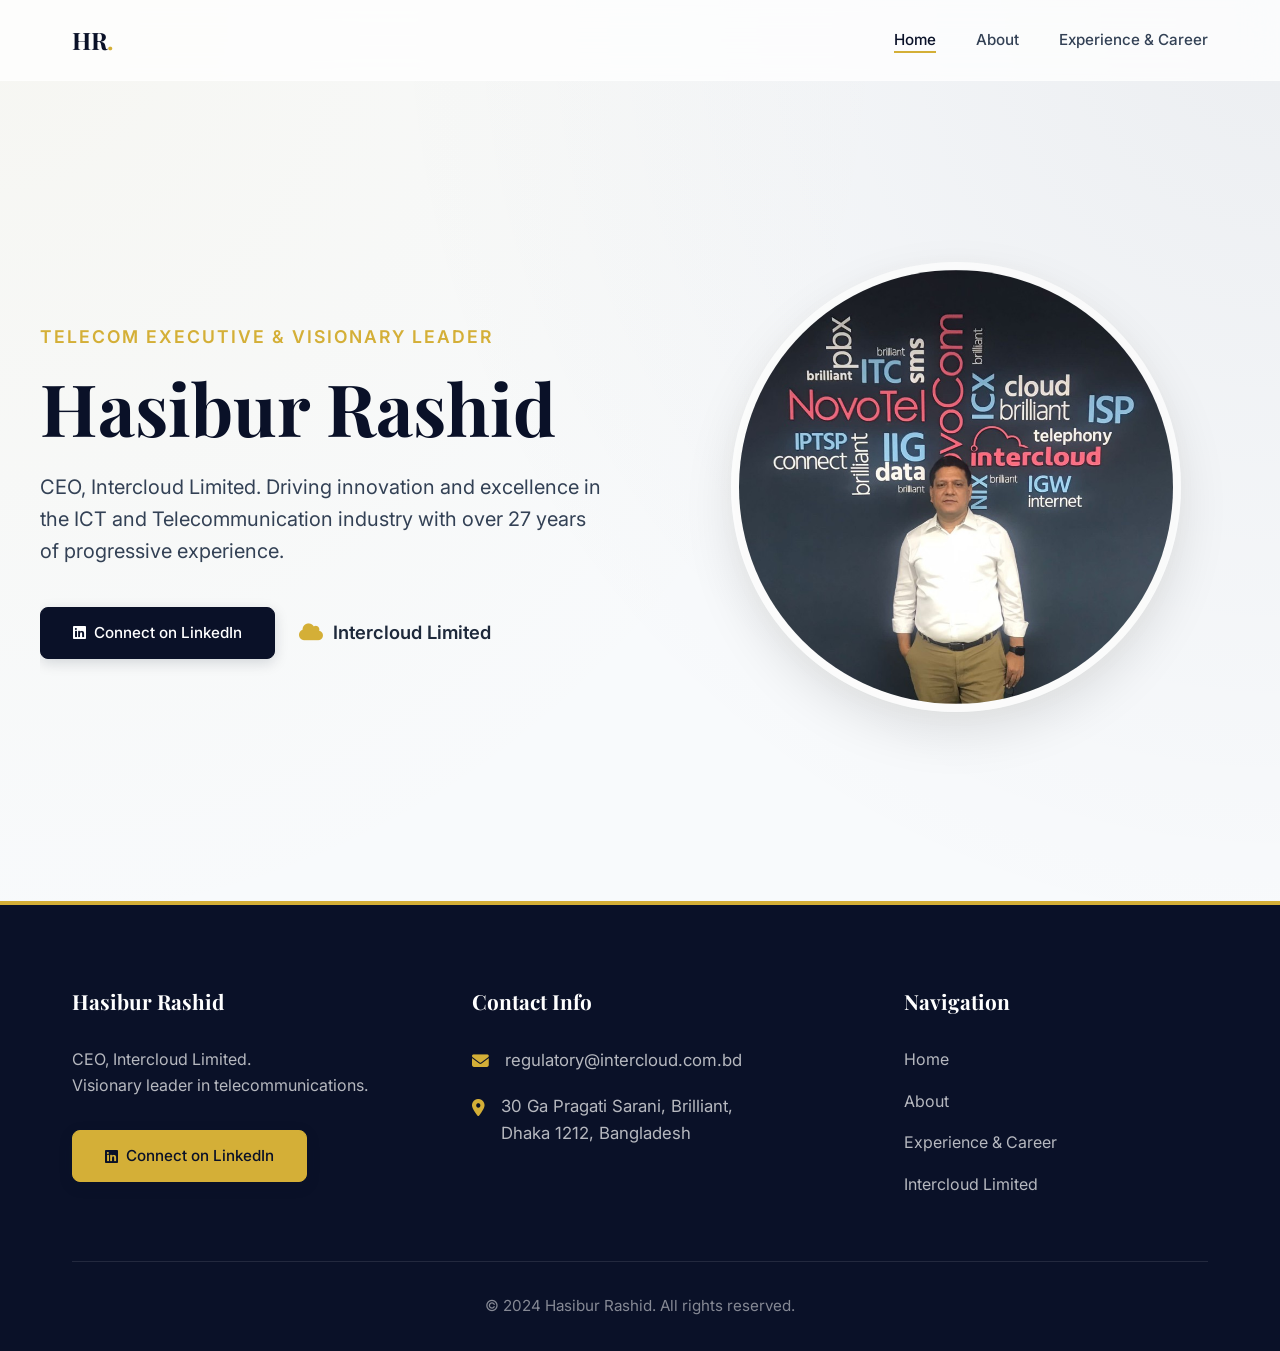
<file: index.html>
<!DOCTYPE html>
<html lang="en">

<head>
    <meta charset="UTF-8">
    <meta name="viewport" content="width=device-width, initial-scale=1.0">
    <title>Hasibur Rashid - CEO, Intercloud Limited</title>
    <meta name="description"
        content="Personal profile of Hasibur Rashid, CEO of Intercloud Limited. Accomplished Director and Chief Marketing Officer with a 27-year career in the telecommunications industry.">
    <!-- Open Graph / SEO Meta Tags -->
    <meta property="og:type" content="website">
    <meta property="og:url" content="https://hasiburrashid.com/">
    <meta property="og:title" content="Hasibur Rashid - CEO, Intercloud Limited">
    <meta property="og:description"
        content="Personal profile of Hasibur Rashid. Visionary telecom executive and CEO of Intercloud Limited.">
    <meta property="og:image" content="https://hasiburrashid.com/images/profile.jpg">
    <!-- Twitter -->
    <meta property="twitter:card" content="summary_large_image">
    <meta property="twitter:title" content="Hasibur Rashid - CEO, Intercloud Limited">
    <meta property="twitter:description" content="Visionary telecom executive and CEO of Intercloud Limited.">
    <!-- Font Awesome -->
    <link rel="stylesheet" href="https://cdnjs.cloudflare.com/ajax/libs/font-awesome/6.4.0/css/all.min.css">
    <!-- Custom CSS -->
    <link rel="stylesheet" href="css/styles.css">
</head>

<body>
    <header>
        <div class="container nav-container">
            <a href="index.html" class="logo">HR<span>.</span></a>
            <button class="mobile-menu-btn" aria-label="Toggle menu"><i class="fa-solid fa-bars"></i></button>
            <ul class="nav-links">
                <li><a href="index.html" class="active">Home</a></li>
                <li><a href="about.html">About</a></li>
                <li><a href="experience.html">Experience & Career</a></li>
            </ul>
        </div>
    </header>

    <main>
        <section class="hero container">
            <div class="hero-grid">
                <div class="hero-content">
                    <span class="hero-subtitle">Telecom Executive & Visionary Leader</span>
                    <h1>Hasibur Rashid</h1>
                    <p>CEO, Intercloud Limited. Driving innovation and excellence in the ICT and Telecommunication
                        industry with over 27 years of progressive experience.</p>
                    <div class="hero-actions">
                        <a href="https://www.linkedin.com/in/hasiburrashid/" target="_blank" rel="noopener noreferrer"
                            class="btn">
                            <i class="fa-brands fa-linkedin" style="margin-right: 8px;"></i> Connect on LinkedIn
                        </a>
                        <a href="https://intercloud.com.bd" target="_blank" rel="noopener noreferrer"
                            class="company-logo">
                            <i class="fa-solid fa-cloud"></i> Intercloud Limited
                        </a>
                    </div>
                </div>
                <div class="hero-image-wrapper">
                    <!-- The image will fallback to an initials avatar if profile.jpg is not found -->
                    <img src="images/profile.jpg" alt="Hasibur Rashid" class="profile-img"
                        onerror="this.onerror=null; this.src='https://ui-avatars.com/api/?name=Hasibur+Rashid&size=600&background=c5a059&color=fff&font-size=0.33';">
                    <div class="hero-image-backdrop"></div>
                </div>
            </div>
        </section>
    </main>

    <footer>
        <div class="container">
            <div class="footer-content">
                <div class="footer-col">
                    <h3>Hasibur Rashid</h3>
                    <p style="color: rgba(255,255,255,0.7); margin-bottom: 2rem;">CEO, Intercloud Limited.<br>Visionary
                        leader in telecommunications.</p>
                    <a href="https://www.linkedin.com/in/hasiburrashid/" target="_blank" rel="noopener noreferrer"
                        class="btn"
                        style="background: var(--color-secondary); border-color: var(--color-secondary); color: var(--color-primary) !important;">
                        <i class="fa-brands fa-linkedin" style="margin-right: 8px;"></i> Connect on LinkedIn
                    </a>
                </div>
                <div class="footer-col footer-contact">
                    <h3>Contact Info</h3>
                    <p>
                        <i class="fa-solid fa-envelope"></i>
                        <a href="mailto:regulatory@intercloud.com.bd">regulatory@intercloud.com.bd</a>
                    </p>
                    <p>
                        <i class="fa-solid fa-location-dot"></i>
                        <span>30 Ga Pragati Sarani, Brilliant,<br>Dhaka 1212, Bangladesh</span>
                    </p>
                </div>
                <div class="footer-col" style="padding-left: 2rem;">
                    <h3>Navigation</h3>
                    <ul style="list-style: none; padding: 0;">
                        <li style="margin-bottom: 1rem;"><a href="index.html"
                                style="color: rgba(255,255,255,0.7); transition: color 0.3s; display: inline-block;">Home</a>
                        </li>
                        <li style="margin-bottom: 1rem;"><a href="about.html"
                                style="color: rgba(255,255,255,0.7); transition: color 0.3s; display: inline-block;">About</a>
                        </li>
                        <li style="margin-bottom: 1rem;"><a href="experience.html"
                                style="color: rgba(255,255,255,0.7); transition: color 0.3s; display: inline-block;">Experience
                                & Career</a></li>
                        <li><a href="https://intercloud.com.bd" target="_blank" rel="noopener noreferrer"
                                style="color: rgba(255,255,255,0.7); transition: color 0.3s; display: inline-block;">Intercloud
                                Limited</a></li>
                    </ul>
                </div>
            </div>
            <div class="footer-bottom">
                <p>&copy; 2024 Hasibur Rashid. All rights reserved.</p>
            </div>
        </div>
    </footer>
    <script src="js/script.js"></script>
</body>

</html>
</file>
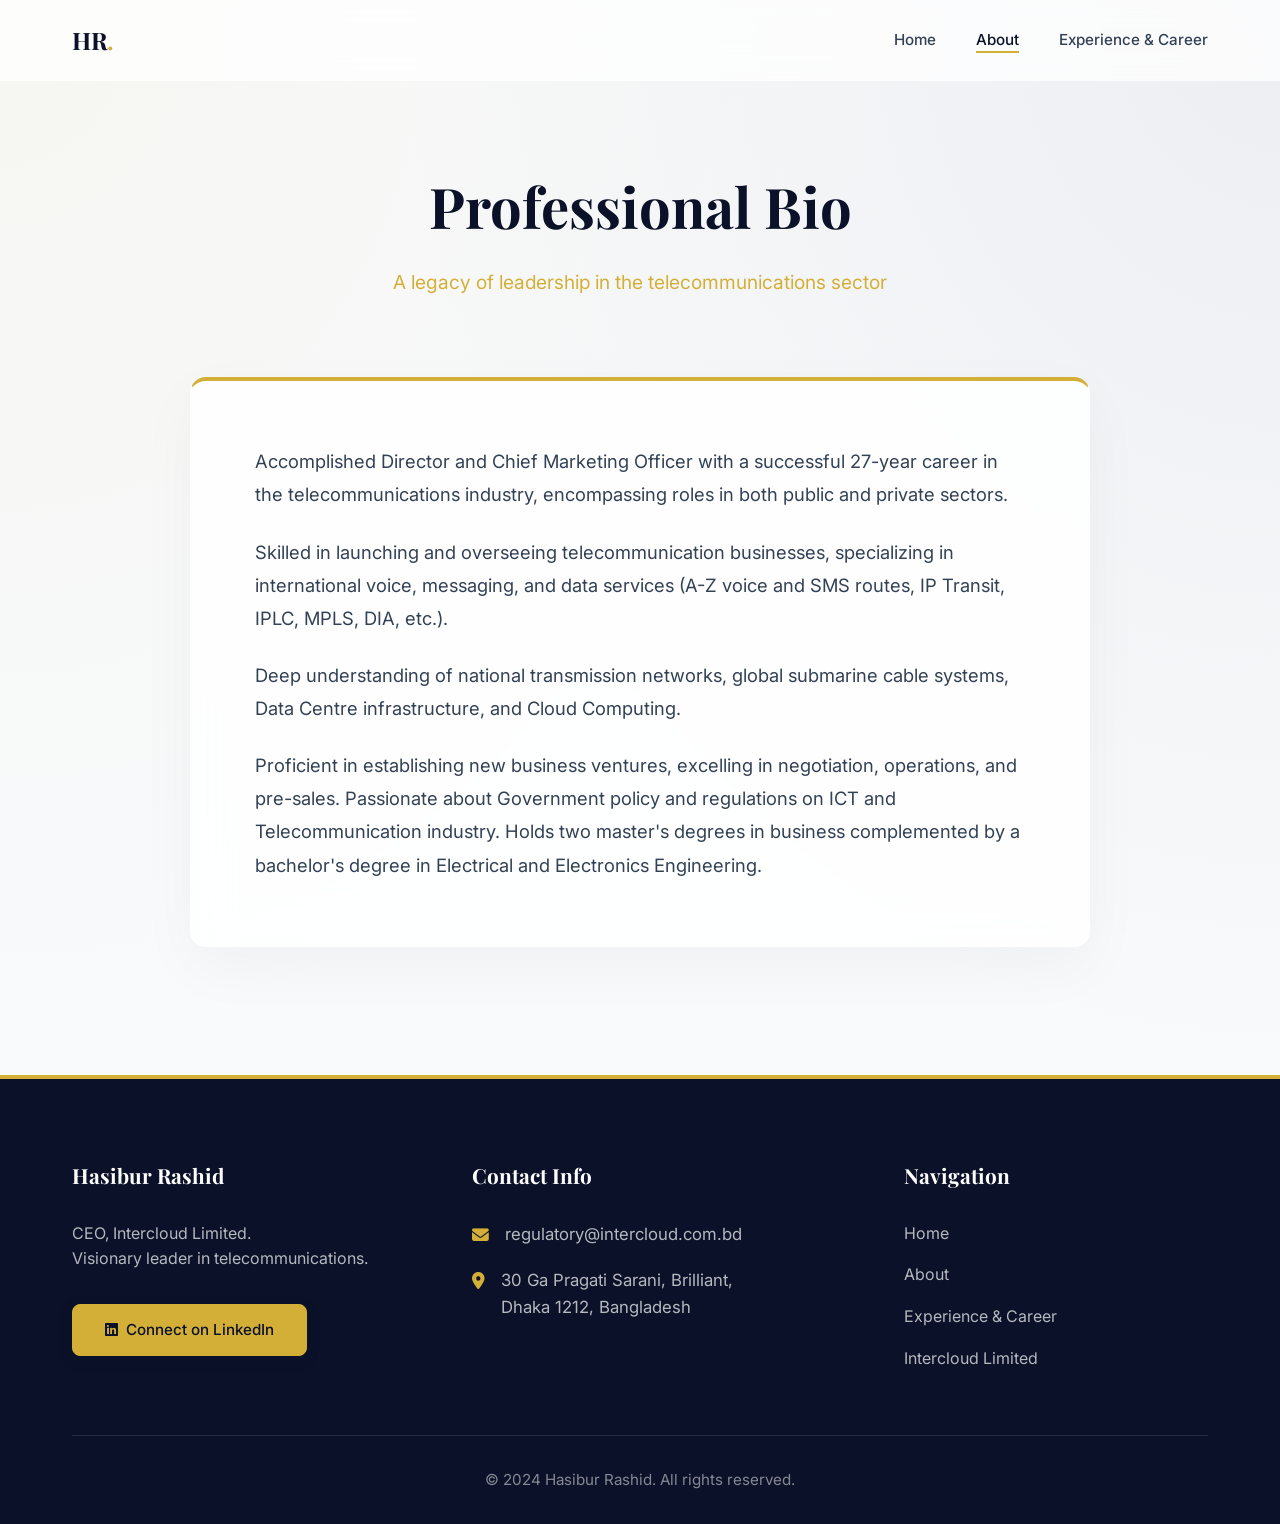
<file: about.html>
<!DOCTYPE html>
<html lang="en">

<head>
    <meta charset="UTF-8">
    <meta name="viewport" content="width=device-width, initial-scale=1.0">
    <title>About | Hasibur Rashid - CEO, Intercloud Limited</title>
    <meta name="description"
        content="Accomplished Director and Chief Marketing Officer with a successful 27-year career in the telecommunications industry.">
    <!-- Open Graph / SEO Meta Tags -->
    <meta property="og:type" content="website">
    <meta property="og:url" content="https://hasiburrashid.com/about.html">
    <meta property="og:title" content="About | Hasibur Rashid - CEO, Intercloud Limited">
    <meta property="og:description"
        content="Accomplished Director and Chief Marketing Officer with a successful 27-year career in the telecommunications industry.">
    <meta property="og:image" content="https://hasiburrashid.com/images/profile.jpg">
    <!-- Twitter -->
    <meta property="twitter:card" content="summary_large_image">
    <!-- Font Awesome -->
    <link rel="stylesheet" href="https://cdnjs.cloudflare.com/ajax/libs/font-awesome/6.4.0/css/all.min.css">
    <!-- Custom CSS -->
    <link rel="stylesheet" href="css/styles.css">
</head>

<body>
    <header>
        <div class="container nav-container">
            <a href="index.html" class="logo">HR<span>.</span></a>
            <button class="mobile-menu-btn" aria-label="Toggle menu"><i class="fa-solid fa-bars"></i></button>
            <ul class="nav-links">
                <li><a href="index.html">Home</a></li>
                <li><a href="about.html" class="active">About</a></li>
                <li><a href="experience.html">Experience & Career</a></li>
            </ul>
        </div>
    </header>

    <main>
        <section class="page-header container">
            <h1>Professional Bio</h1>
            <p>A legacy of leadership in the telecommunications sector</p>
        </section>

        <section class="about-section container">
            <div class="about-content">
                <p>Accomplished Director and Chief Marketing Officer with a successful 27-year career in the
                    telecommunications industry, encompassing roles in both public and private sectors.</p>
                <p>Skilled in launching and overseeing telecommunication businesses, specializing in international
                    voice, messaging, and data services (A-Z voice and SMS routes, IP Transit, IPLC, MPLS, DIA, etc.).
                </p>
                <p>Deep understanding of national transmission networks, global submarine cable systems, Data Centre
                    infrastructure, and Cloud Computing.</p>
                <p>Proficient in establishing new business ventures, excelling in negotiation, operations, and
                    pre-sales. Passionate about Government policy and regulations on ICT and Telecommunication industry.
                    Holds two master's degrees in business complemented by a bachelor's degree in Electrical and
                    Electronics Engineering.</p>
            </div>
        </section>
    </main>

    <footer>
        <div class="container">
            <div class="footer-content">
                <div class="footer-col">
                    <h3>Hasibur Rashid</h3>
                    <p style="color: rgba(255,255,255,0.7); margin-bottom: 2rem;">CEO, Intercloud Limited.<br>Visionary
                        leader in telecommunications.</p>
                    <a href="https://www.linkedin.com/in/hasiburrashid/" target="_blank" rel="noopener noreferrer"
                        class="btn"
                        style="background: var(--color-secondary); border-color: var(--color-secondary); color: var(--color-primary) !important;">
                        <i class="fa-brands fa-linkedin" style="margin-right: 8px;"></i> Connect on LinkedIn
                    </a>
                </div>
                <div class="footer-col footer-contact">
                    <h3>Contact Info</h3>
                    <p>
                        <i class="fa-solid fa-envelope"></i>
                        <a href="mailto:regulatory@intercloud.com.bd">regulatory@intercloud.com.bd</a>
                    </p>
                    <p>
                        <i class="fa-solid fa-location-dot"></i>
                        <span>30 Ga Pragati Sarani, Brilliant,<br>Dhaka 1212, Bangladesh</span>
                    </p>
                </div>
                <div class="footer-col" style="padding-left: 2rem;">
                    <h3>Navigation</h3>
                    <ul style="list-style: none; padding: 0;">
                        <li style="margin-bottom: 1rem;"><a href="index.html"
                                style="color: rgba(255,255,255,0.7); transition: color 0.3s; display: inline-block;">Home</a>
                        </li>
                        <li style="margin-bottom: 1rem;"><a href="about.html"
                                style="color: rgba(255,255,255,0.7); transition: color 0.3s; display: inline-block;">About</a>
                        </li>
                        <li style="margin-bottom: 1rem;"><a href="experience.html"
                                style="color: rgba(255,255,255,0.7); transition: color 0.3s; display: inline-block;">Experience
                                & Career</a></li>
                        <li><a href="https://intercloud.com.bd" target="_blank" rel="noopener noreferrer"
                                style="color: rgba(255,255,255,0.7); transition: color 0.3s; display: inline-block;">Intercloud
                                Limited</a></li>
                    </ul>
                </div>
            </div>
            <div class="footer-bottom">
                <p>&copy; 2024 Hasibur Rashid. All rights reserved.</p>
            </div>
        </div>
    </footer>
    <script src="js/script.js"></script>
</body>

</html>
</file>
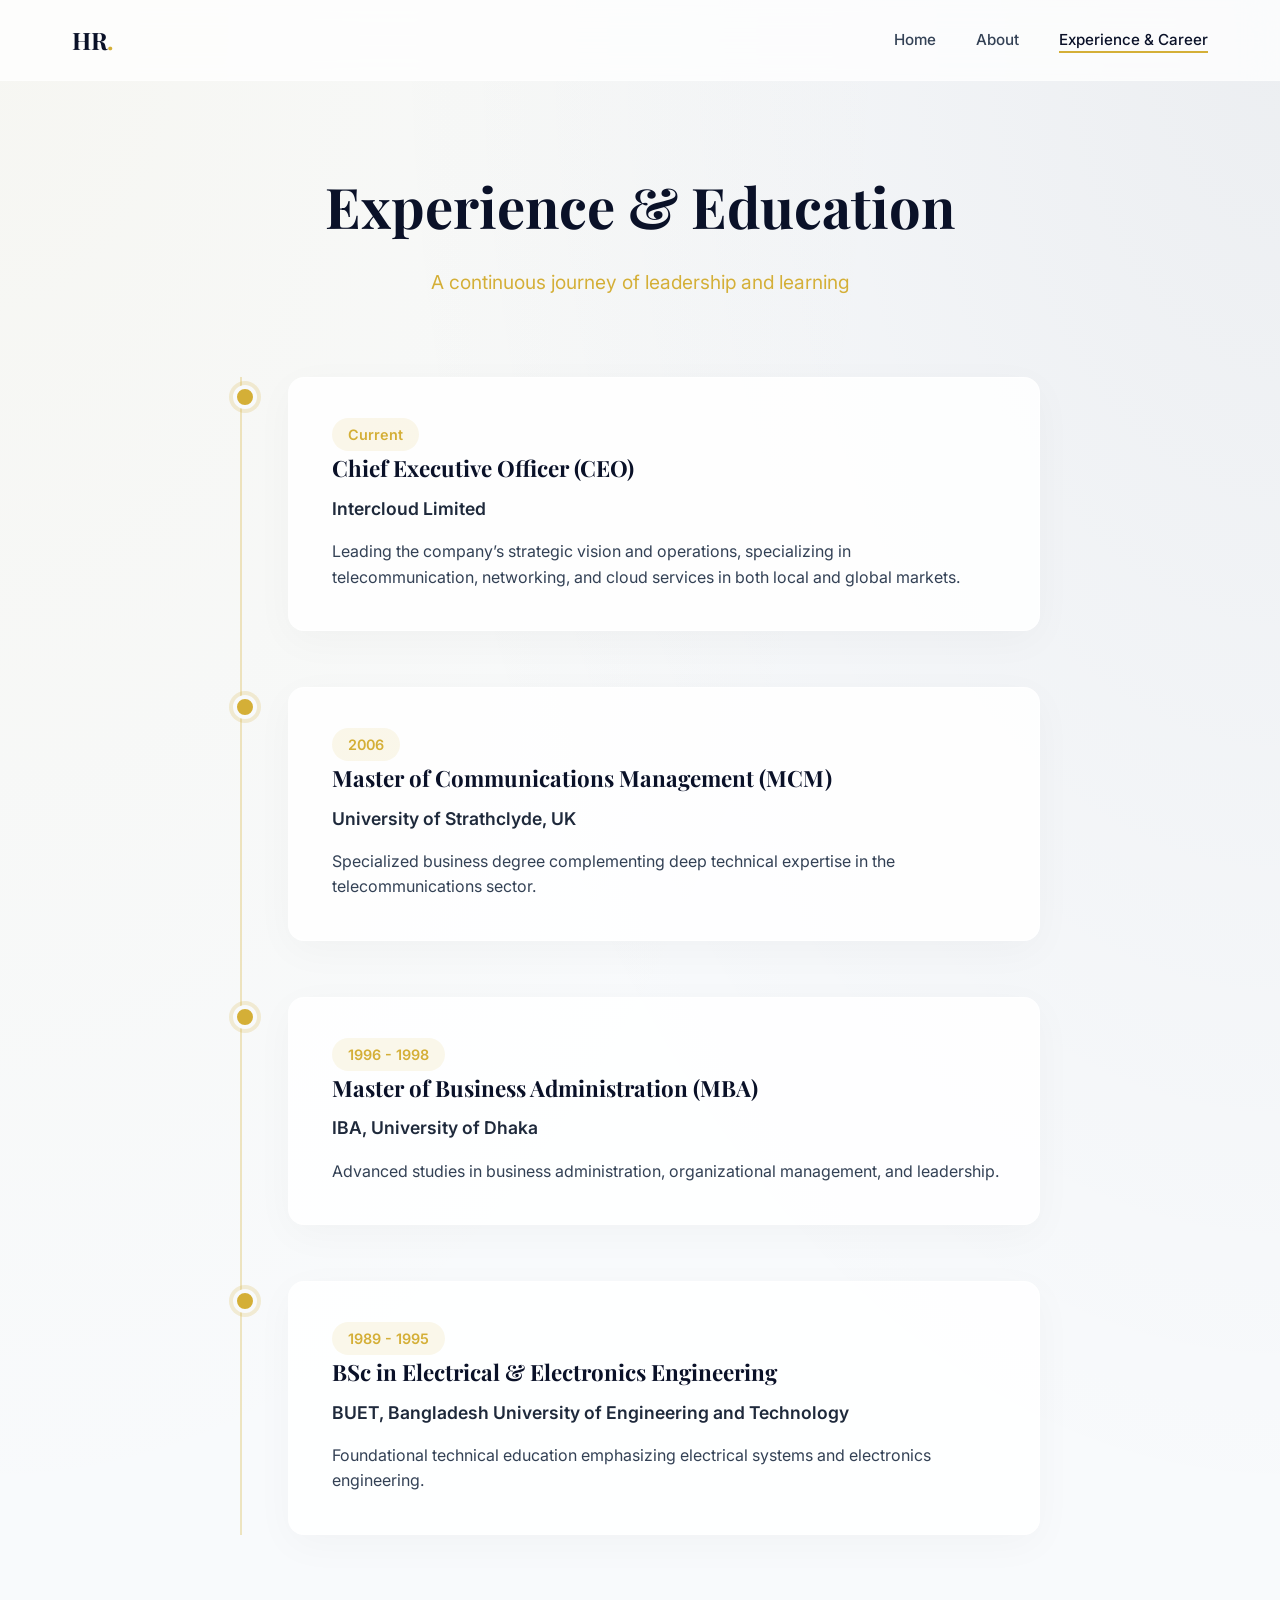
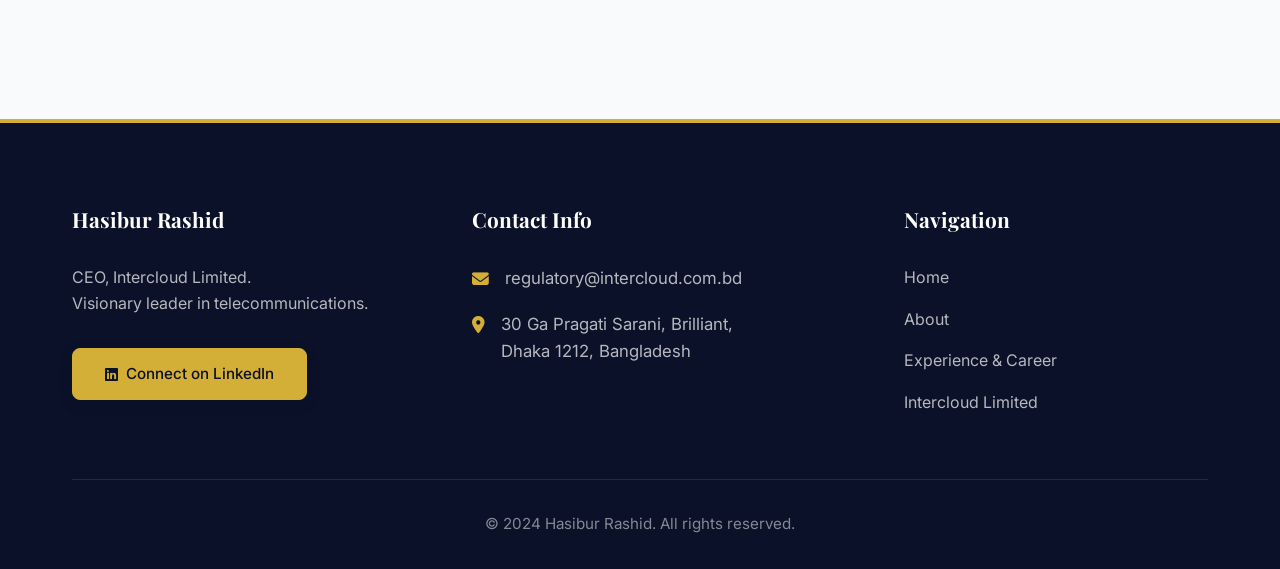
<file: experience.html>
<!DOCTYPE html>
<html lang="en">

<head>
    <meta charset="UTF-8">
    <meta name="viewport" content="width=device-width, initial-scale=1.0">
    <title>Experience & Career | Hasibur Rashid - CEO, Intercloud Limited</title>
    <meta name="description" content="Career timeline and educational background of Hasibur Rashid.">
    <!-- Open Graph / SEO Meta Tags -->
    <meta property="og:type" content="website">
    <meta property="og:url" content="https://hasiburrashid.com/experience.html">
    <meta property="og:title" content="Experience & Career | Hasibur Rashid - CEO, Intercloud Limited">
    <meta property="og:description" content="Career timeline and educational background of Hasibur Rashid.">
    <meta property="og:image" content="https://hasiburrashid.com/images/profile.jpg">
    <!-- Twitter -->
    <meta property="twitter:card" content="summary_large_image">
    <!-- Font Awesome -->
    <link rel="stylesheet" href="https://cdnjs.cloudflare.com/ajax/libs/font-awesome/6.4.0/css/all.min.css">
    <!-- Custom CSS -->
    <link rel="stylesheet" href="css/styles.css">
</head>

<body>
    <header>
        <div class="container nav-container">
            <a href="index.html" class="logo">HR<span>.</span></a>
            <button class="mobile-menu-btn" aria-label="Toggle menu"><i class="fa-solid fa-bars"></i></button>
            <ul class="nav-links">
                <li><a href="index.html">Home</a></li>
                <li><a href="about.html">About</a></li>
                <li><a href="experience.html" class="active">Experience & Career</a></li>
            </ul>
        </div>
    </header>

    <main>
        <section class="page-header container">
            <h1>Experience & Education</h1>
            <p>A continuous journey of leadership and learning</p>
        </section>

        <section class="timeline-section container">
            <div class="timeline">

                <div class="timeline-item">
                    <div class="timeline-content">
                        <span class="timeline-date">Current</span>
                        <h3 class="timeline-role">Chief Executive Officer (CEO)</h3>
                        <div class="timeline-org">Intercloud Limited</div>
                        <p>Leading the company’s strategic vision and operations, specializing in telecommunication,
                            networking, and cloud services in both local and global markets.</p>
                    </div>
                </div>

                <div class="timeline-item">
                    <div class="timeline-content">
                        <span class="timeline-date">2006</span>
                        <h3 class="timeline-role">Master of Communications Management (MCM)</h3>
                        <div class="timeline-org">University of Strathclyde, UK</div>
                        <p>Specialized business degree complementing deep technical expertise in the telecommunications
                            sector.</p>
                    </div>
                </div>

                <div class="timeline-item">
                    <div class="timeline-content">
                        <span class="timeline-date">1996 - 1998</span>
                        <h3 class="timeline-role">Master of Business Administration (MBA)</h3>
                        <div class="timeline-org">IBA, University of Dhaka</div>
                        <p>Advanced studies in business administration, organizational management, and leadership.</p>
                    </div>
                </div>

                <div class="timeline-item">
                    <div class="timeline-content">
                        <span class="timeline-date">1989 - 1995</span>
                        <h3 class="timeline-role">BSc in Electrical & Electronics Engineering</h3>
                        <div class="timeline-org">BUET, Bangladesh University of Engineering and Technology</div>
                        <p>Foundational technical education emphasizing electrical systems and electronics engineering.
                        </p>
                    </div>
                </div>

            </div>
        </section>
    </main>

    <footer>
        <div class="container">
            <div class="footer-content">
                <div class="footer-col">
                    <h3>Hasibur Rashid</h3>
                    <p style="color: rgba(255,255,255,0.7); margin-bottom: 2rem;">CEO, Intercloud Limited.<br>Visionary
                        leader in telecommunications.</p>
                    <a href="https://www.linkedin.com/in/hasiburrashid/" target="_blank" rel="noopener noreferrer"
                        class="btn"
                        style="background: var(--color-secondary); border-color: var(--color-secondary); color: var(--color-primary) !important;">
                        <i class="fa-brands fa-linkedin" style="margin-right: 8px;"></i> Connect on LinkedIn
                    </a>
                </div>
                <div class="footer-col footer-contact">
                    <h3>Contact Info</h3>
                    <p>
                        <i class="fa-solid fa-envelope"></i>
                        <a href="mailto:regulatory@intercloud.com.bd">regulatory@intercloud.com.bd</a>
                    </p>
                    <p>
                        <i class="fa-solid fa-location-dot"></i>
                        <span>30 Ga Pragati Sarani, Brilliant,<br>Dhaka 1212, Bangladesh</span>
                    </p>
                </div>
                <div class="footer-col" style="padding-left: 2rem;">
                    <h3>Navigation</h3>
                    <ul style="list-style: none; padding: 0;">
                        <li style="margin-bottom: 1rem;"><a href="index.html"
                                style="color: rgba(255,255,255,0.7); transition: color 0.3s; display: inline-block;">Home</a>
                        </li>
                        <li style="margin-bottom: 1rem;"><a href="about.html"
                                style="color: rgba(255,255,255,0.7); transition: color 0.3s; display: inline-block;">About</a>
                        </li>
                        <li style="margin-bottom: 1rem;"><a href="experience.html"
                                style="color: rgba(255,255,255,0.7); transition: color 0.3s; display: inline-block;">Experience
                                & Career</a></li>
                        <li><a href="https://intercloud.com.bd" target="_blank" rel="noopener noreferrer"
                                style="color: rgba(255,255,255,0.7); transition: color 0.3s; display: inline-block;">Intercloud
                                Limited</a></li>
                    </ul>
                </div>
            </div>
            <div class="footer-bottom">
                <p>&copy; 2024 Hasibur Rashid. All rights reserved.</p>
            </div>
        </div>
    </footer>
    <script src="js/script.js"></script>
</body>

</html>
</file>
<file: css/styles.css>
@import url('https://fonts.googleapis.com/css2?family=Inter:wght@300;400;500;600&family=Playfair+Display:wght@400;600;700&display=swap');

:root {
  --color-primary: #0a1128;
  --color-secondary: #d4af37;
  --color-accent: #1e293b;
  --color-bg: #f8fafc;
  --color-surface: rgba(255, 255, 255, 0.85);
  --color-text: #334155;
  --transition: all 0.4s cubic-bezier(0.16, 1, 0.3, 1);
}

* {
  margin: 0;
  padding: 0;
  box-sizing: border-box;
}

body {
  font-family: 'Inter', sans-serif;
  background-color: var(--color-bg);
  background-image:
    radial-gradient(at 0% 0%, rgba(212, 175, 55, 0.05) 0px, transparent 50%),
    radial-gradient(at 100% 0%, rgba(10, 17, 40, 0.05) 0px, transparent 50%);
  color: var(--color-text);
  line-height: 1.6;
  display: flex;
  flex-direction: column;
  min-height: 100vh;
}

h1,
h2,
h3,
h4 {
  font-family: 'Playfair Display', serif;
  color: var(--color-primary);
  font-weight: 700;
}

a {
  text-decoration: none;
  color: inherit;
  transition: var(--transition);
}

.container {
  width: 100%;
  max-width: 1200px;
  margin: 0 auto;
  padding: 0 2rem;
}

/* Header & Nav */
header {
  background: rgba(255, 255, 255, 0.75);
  backdrop-filter: blur(16px);
  -webkit-backdrop-filter: blur(16px);
  position: sticky;
  top: 0;
  z-index: 100;
  border-bottom: 1px solid rgba(255, 255, 255, 0.3);
  box-shadow: 0 4px 30px rgba(0, 0, 0, 0.03);
}

.nav-container {
  display: flex;
  justify-content: space-between;
  align-items: center;
  height: 80px;
}

.logo {
  font-family: 'Playfair Display', serif;
  font-size: 1.5rem;
  font-weight: 700;
  color: var(--color-primary);
  letter-spacing: -0.5px;
}

.logo span {
  color: var(--color-secondary);
}

.nav-links {
  display: flex;
  gap: 2.5rem;
  list-style: none;
}

.nav-links a {
  font-size: 0.95rem;
  font-weight: 500;
  color: var(--color-text);
  position: relative;
  padding-bottom: 4px;
}

.nav-links a:hover,
.nav-links a.active {
  color: var(--color-primary);
}

.nav-links a::after {
  content: '';
  position: absolute;
  width: 0;
  height: 2px;
  bottom: 0;
  left: 0;
  background-color: var(--color-secondary);
  transition: var(--transition);
}

.nav-links a.active::after,
.nav-links a:hover::after {
  width: 100%;
}

.mobile-menu-btn {
  display: none;
  background: none;
  border: none;
  font-size: 1.5rem;
  cursor: pointer;
  color: var(--color-primary);
}

/* Buttons */
.btn {
  display: inline-flex;
  align-items: center;
  justify-content: center;
  padding: 0.8rem 2rem;
  background-color: var(--color-primary);
  color: #fff !important;
  font-weight: 500;
  border-radius: 8px;
  border: 1px solid var(--color-primary);
  transition: var(--transition);
  cursor: pointer;
  font-size: 0.95rem;
  box-shadow: 0 4px 14px rgba(10, 17, 40, 0.15);
}

.btn:hover {
  transform: translateY(-2px);
  box-shadow: 0 6px 20px rgba(10, 17, 40, 0.2);
  background-color: #152243;
}

.btn-secondary {
  background-color: transparent;
  color: var(--color-primary) !important;
  border: 1px solid var(--color-primary);
  box-shadow: none;
}

.btn-secondary:hover {
  background-color: var(--color-primary);
  color: #fff !important;
  transform: translateY(-2px);
  box-shadow: 0 4px 14px rgba(10, 17, 40, 0.15);
}

/* Main Content */
main {
  flex: 1;
}

/* Hero Section */
.hero {
  min-height: calc(100vh - 80px);
  display: flex;
  align-items: center;
  padding: 4rem 0;
  overflow: hidden;
}

.hero-grid {
  display: grid;
  grid-template-columns: 1fr 1fr;
  gap: 4rem;
  align-items: center;
  width: 100%;
}

.hero-content {
  animation: fadeUp 1s ease-out forwards;
  z-index: 2;
}

.hero-subtitle {
  color: var(--color-secondary);
  font-size: 1.1rem;
  font-weight: 600;
  letter-spacing: 2px;
  text-transform: uppercase;
  margin-bottom: 1rem;
  display: block;
}

.hero h1 {
  font-size: 4.5rem;
  line-height: 1.1;
  margin-bottom: 1.5rem;
  color: var(--color-primary);
}

.hero p {
  font-size: 1.25rem;
  color: var(--color-text);
  margin-bottom: 2.5rem;
  max-width: 600px;
}

.hero-actions {
  display: flex;
  gap: 1.5rem;
  align-items: center;
}

.company-logo {
  font-size: 1.15rem;
  font-weight: 600;
  color: var(--color-accent);
  display: flex;
  align-items: center;
  gap: 0.6rem;
  transition: var(--transition);
}

.company-logo i {
  color: var(--color-secondary);
  font-size: 1.2rem;
}

.company-logo:hover {
  color: var(--color-primary);
  transform: translateY(-2px);
}

/* Hero Image Wrapper */
.hero-image-wrapper {
  position: relative;
  width: 100%;
  max-width: 450px;
  margin: 0 auto;
  animation: fadeIn 1.2s ease-out forwards;
}

.hero-image-backdrop {
  position: absolute;
  top: 50%;
  left: 50%;
  transform: translate(-50%, -50%);
  width: 110%;
  aspect-ratio: 1/1;
  background: radial-gradient(circle, rgba(212, 175, 55, 0.15) 0%, transparent 70%);
  border-radius: 50%;
  z-index: 0;
}

.profile-img {
  position: relative;
  width: 100%;
  aspect-ratio: 1/1;
  object-fit: cover;
  border-radius: 50%;
  box-shadow: 0 20px 50px rgba(0, 0, 0, 0.1);
  border: 8px solid rgba(255, 255, 255, 0.6);
  z-index: 1;
  transition: transform 0.5s ease;
}

.profile-img:hover {
  transform: scale(1.02);
}

/* Page Headers */
.page-header {
  padding: 5rem 0 3rem;
  text-align: center;
  animation: fadeIn 0.8s ease-out forwards;
}

.page-header h1 {
  font-size: 3.5rem;
  margin-bottom: 1rem;
}

.page-header p {
  font-size: 1.2rem;
  color: var(--color-secondary);
}

/* About Page */
.about-section {
  padding: 2rem 0 8rem;
}

.about-content {
  background: var(--color-surface);
  backdrop-filter: blur(20px);
  -webkit-backdrop-filter: blur(20px);
  border: 1px solid rgba(255, 255, 255, 0.4);
  padding: 4rem;
  border-radius: 16px;
  box-shadow: 0 20px 60px rgba(0, 0, 0, 0.04);
  animation: slideUp 0.8s ease-out forwards;
  max-width: 900px;
  margin: 0 auto;
  border-top: 4px solid var(--color-secondary);
}

.about-content p {
  font-size: 1.15rem;
  line-height: 1.8;
  margin-bottom: 1.5rem;
  color: var(--color-text);
}

.about-content p:last-child {
  margin-bottom: 0;
}

/* Experience Timeline */
.timeline-section {
  padding: 2rem 0 8rem;
}

.timeline {
  position: relative;
  max-width: 800px;
  margin: 0 auto;
  padding-left: 3rem;
}

.timeline::before {
  content: '';
  position: absolute;
  left: 0;
  top: 0;
  height: 100%;
  width: 2px;
  background: rgba(212, 175, 55, 0.3);
}

.timeline-item {
  position: relative;
  margin-bottom: 3.5rem;
  animation: slideInRight 0.8s ease-out forwards;
  opacity: 0;
}

.timeline-item:nth-child(1) {
  animation-delay: 0.1s;
}

.timeline-item:nth-child(2) {
  animation-delay: 0.2s;
}

.timeline-item:nth-child(3) {
  animation-delay: 0.3s;
}

.timeline-item:nth-child(4) {
  animation-delay: 0.4s;
}

.timeline-item::before {
  content: '';
  position: absolute;
  left: -3.45rem;
  top: 0.5rem;
  width: 16px;
  height: 16px;
  border-radius: 50%;
  background: var(--color-secondary);
  border: 4px solid var(--color-bg);
  box-shadow: 0 0 0 4px rgba(212, 175, 55, 0.2);
  transition: var(--transition);
}

.timeline-item:hover::before {
  transform: scale(1.2);
  background: var(--color-primary);
}

.timeline-content {
  background: var(--color-surface);
  backdrop-filter: blur(20px);
  -webkit-backdrop-filter: blur(20px);
  border: 1px solid rgba(255, 255, 255, 0.6);
  padding: 2.5rem;
  border-radius: 16px;
  box-shadow: 0 10px 40px rgba(0, 0, 0, 0.03);
  border-left: 4px solid transparent;
  transition: var(--transition);
}

.timeline-content:hover {
  border-left-color: var(--color-primary);
  transform: translateX(8px);
  box-shadow: 0 20px 50px rgba(0, 0, 0, 0.06);
}

.timeline-role {
  font-size: 1.4rem;
  font-weight: 700;
  color: var(--color-primary);
  margin-bottom: 0.5rem;
  font-family: 'Playfair Display', serif;
}

.timeline-org {
  font-size: 1.1rem;
  color: var(--color-accent);
  margin-bottom: 1rem;
  font-weight: 600;
}

.timeline-date {
  font-size: 0.9rem;
  color: var(--color-secondary);
  font-weight: 600;
  display: inline-block;
  padding: 0.3rem 1rem;
  background: rgba(212, 175, 55, 0.1);
  border-radius: 30px;
}

/* Footer */
footer {
  background-color: var(--color-primary);
  color: #fff;
  padding: 5rem 0 2rem;
  margin-top: auto;
  border-top: 4px solid var(--color-secondary);
}

.footer-content {
  display: grid;
  grid-template-columns: repeat(auto-fit, minmax(280px, 1fr));
  gap: 4rem;
  margin-bottom: 4rem;
}

.footer-col h3 {
  color: #fff;
  margin-bottom: 1.8rem;
  font-size: 1.3rem;
}

.footer-contact p {
  margin-bottom: 1.2rem;
  display: flex;
  align-items: flex-start;
  gap: 1rem;
  color: rgba(255, 255, 255, 0.7);
  font-size: 1.05rem;
}

.footer-contact i {
  color: var(--color-secondary);
  margin-top: 0.4rem;
}

.footer-contact a {
  color: rgba(255, 255, 255, 0.7);
}

.footer-contact a:hover {
  color: var(--color-secondary);
}

.footer-bottom {
  border-top: 1px solid rgba(255, 255, 255, 0.1);
  padding-top: 2rem;
  text-align: center;
  font-size: 0.95rem;
  color: rgba(255, 255, 255, 0.5);
}

/* Animations */
@keyframes fadeUp {
  from {
    opacity: 0;
    transform: translateY(30px);
  }

  to {
    opacity: 1;
    transform: translateY(0);
  }
}

@keyframes fadeIn {
  from {
    opacity: 0;
  }

  to {
    opacity: 1;
  }
}

@keyframes slideUp {
  from {
    opacity: 0;
    transform: translateY(40px);
  }

  to {
    opacity: 1;
    transform: translateY(0);
  }
}

@keyframes slideInRight {
  from {
    opacity: 0;
    transform: translateX(-30px);
  }

  to {
    opacity: 1;
    transform: translateX(0);
  }
}

/* Responsive */
@media (max-width: 900px) {
  .hero-grid {
    grid-template-columns: 1fr;
    text-align: center;
    gap: 2rem;
  }

  .hero-actions {
    justify-content: center;
  }

  .hero h1 {
    font-size: 3.5rem;
  }

  .hero p {
    margin: 0 auto 2.5rem;
  }

  .hero-image-wrapper {
    order: -1;
    max-width: 400px;
  }
}

@media (max-width: 768px) {
  .hero h1 {
    font-size: 3rem;
  }

  .hero-actions {
    flex-direction: column;
    align-items: center;
    gap: 1.5rem;
  }

  .nav-links {
    display: none;
    position: absolute;
    top: 80px;
    left: 0;
    width: 100%;
    background: rgba(255, 255, 255, 0.95);
    backdrop-filter: blur(10px);
    flex-direction: column;
    padding: 2rem;
    box-shadow: 0 10px 20px rgba(0, 0, 0, 0.05);
    z-index: 99;
  }

  .nav-links.active {
    display: flex;
  }

  .mobile-menu-btn {
    display: block;
  }

  .about-content {
    padding: 2.5rem;
  }

  .timeline {
    padding-left: 2rem;
  }

  .timeline-item::before {
    left: -2.4rem;
  }
}
</file>
